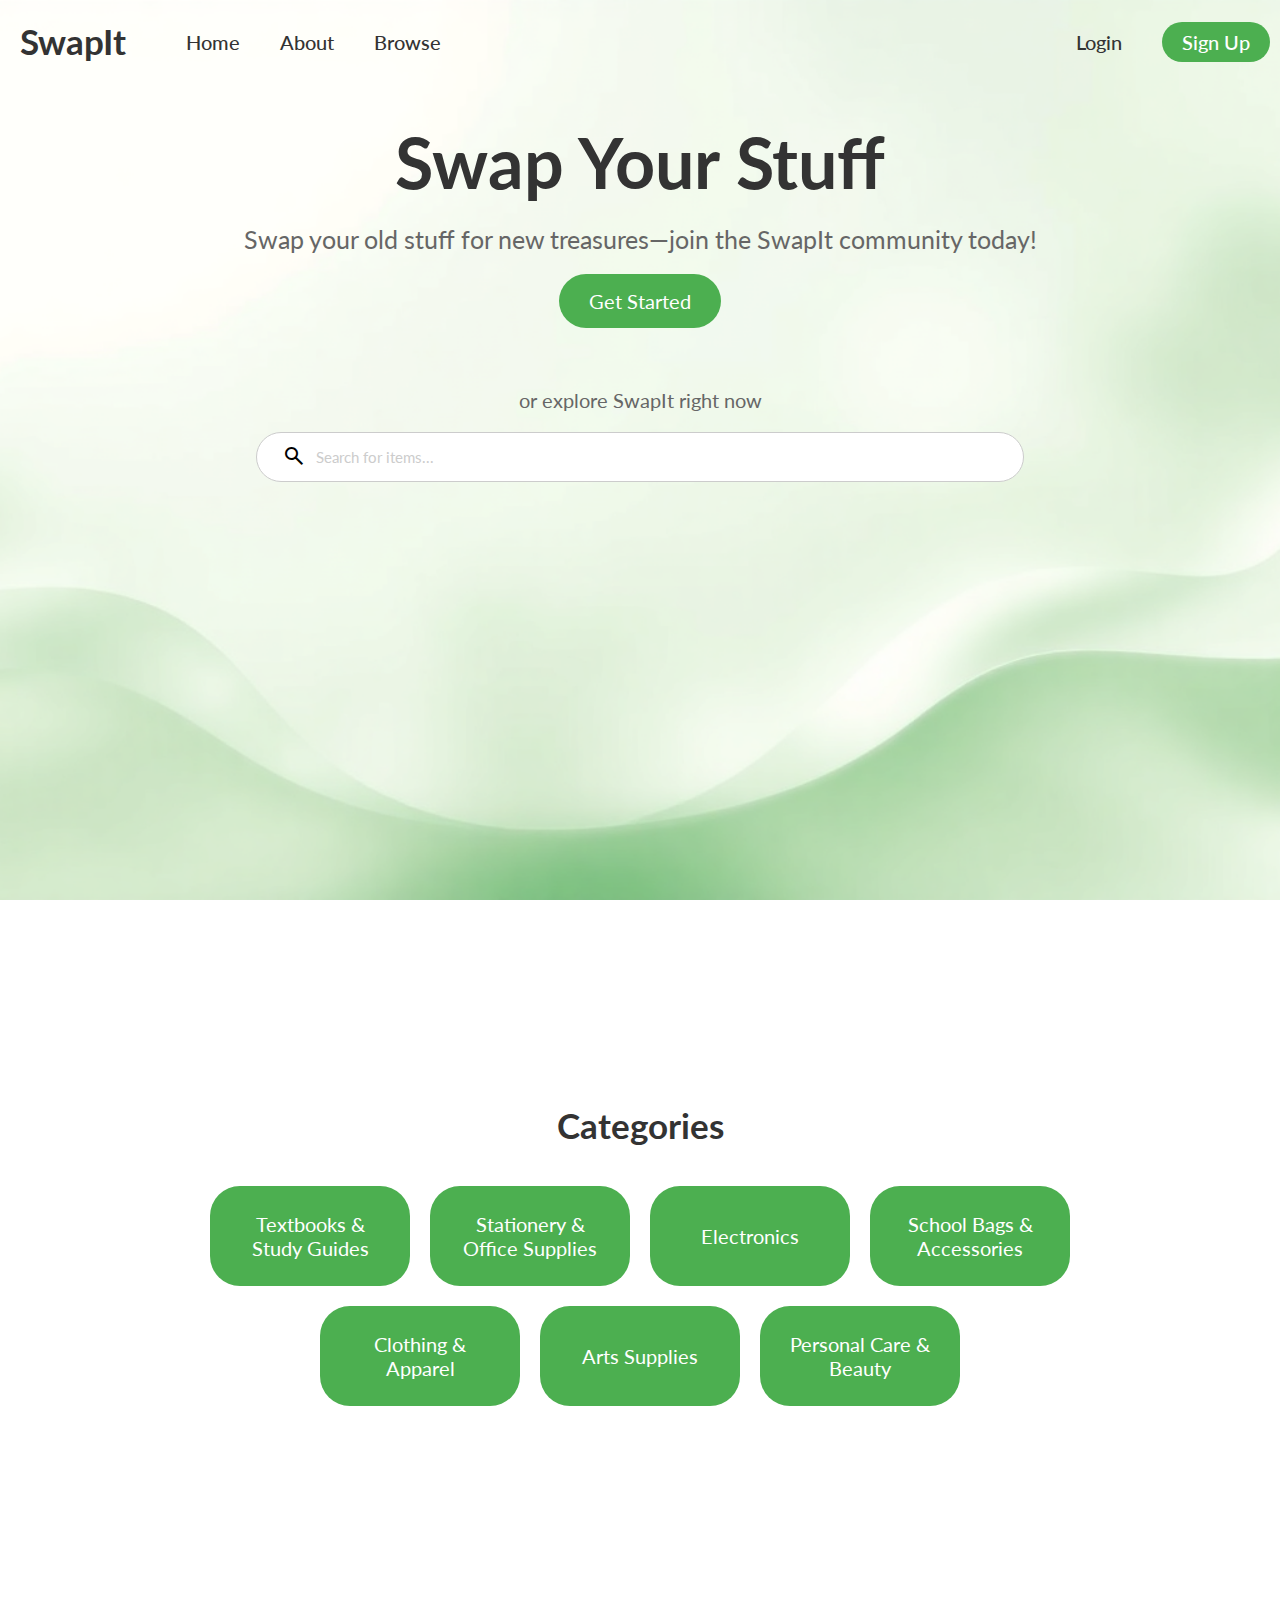
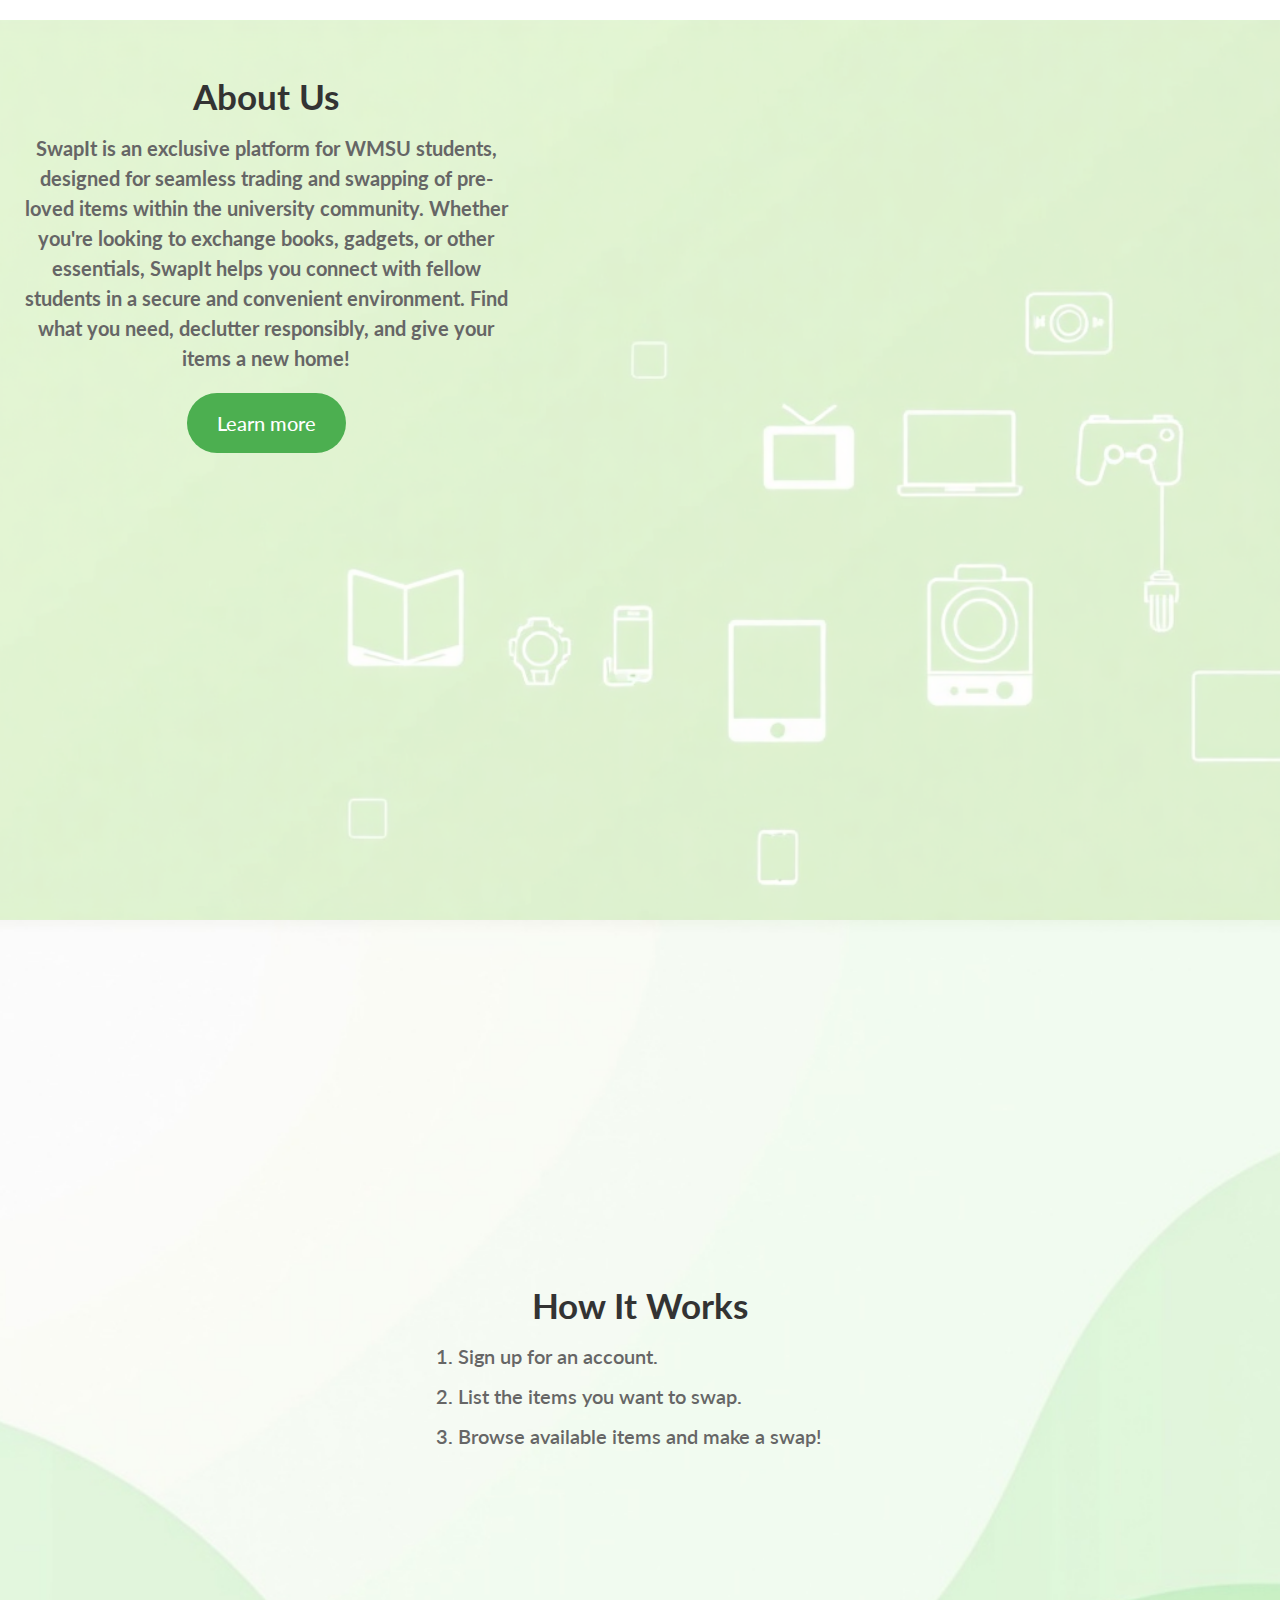
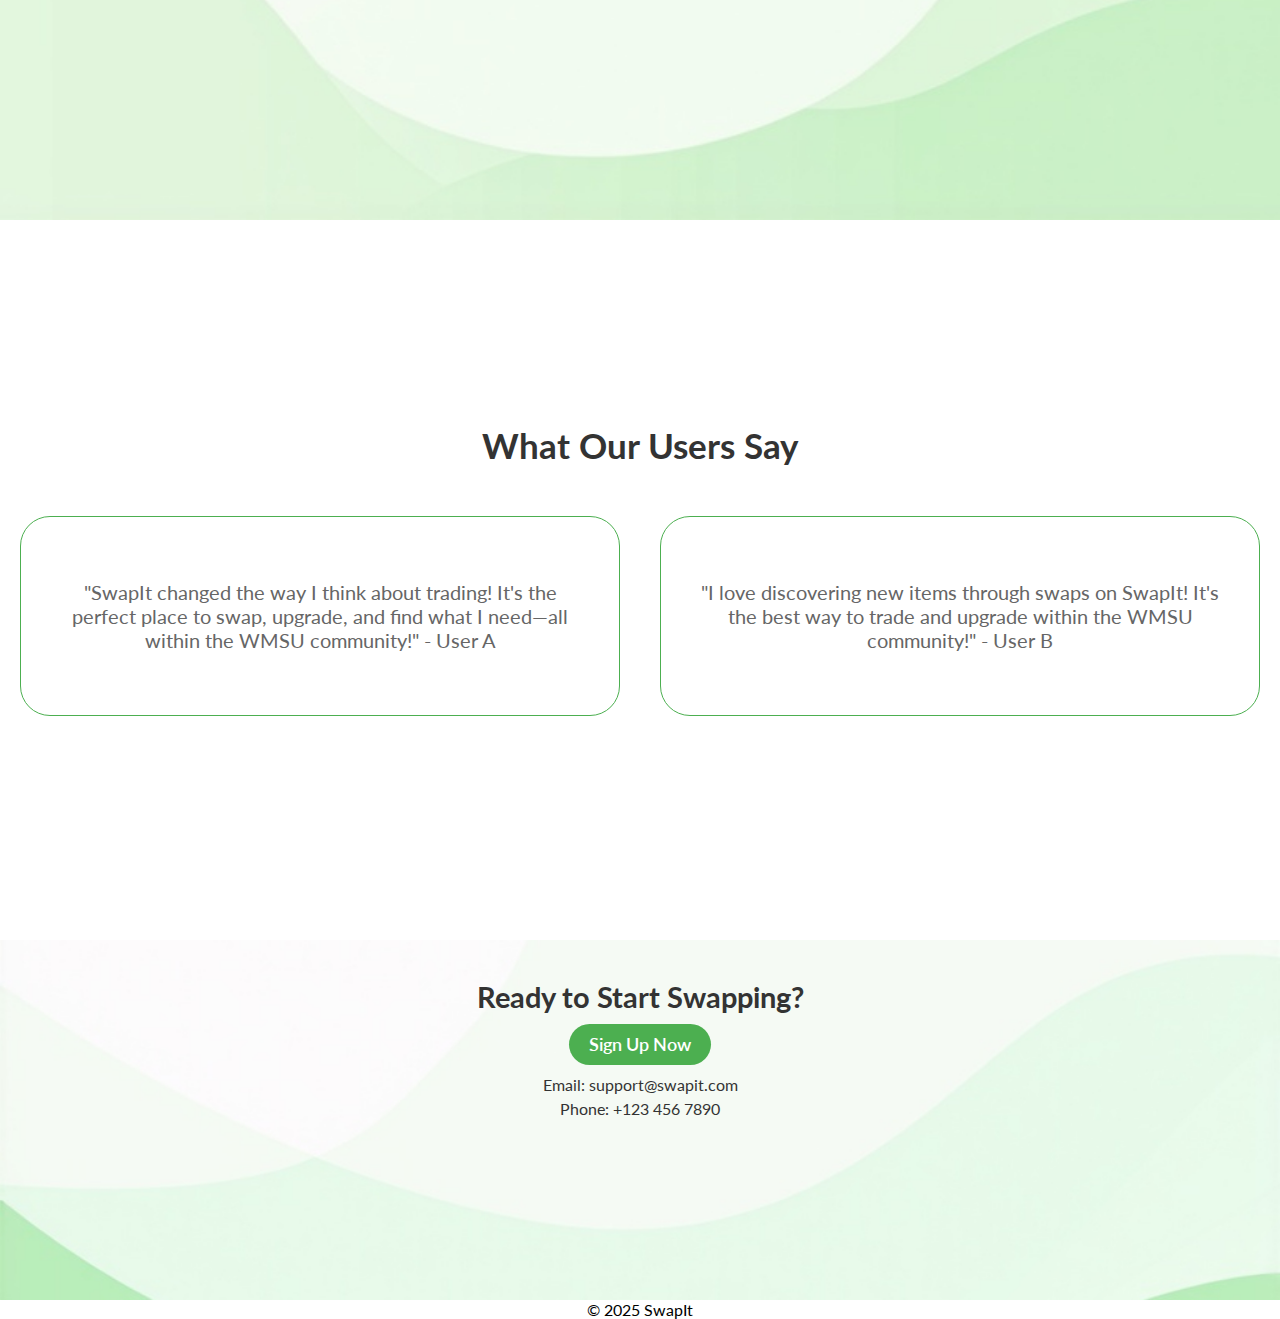
<file: index.html>
<!DOCTYPE html>
<html lang="en">
<head>
    <meta charset="UTF-8">
    <meta name="viewport" content="width=device-width, initial-scale=1.0">
    <title>SwapIt</title>
    <link rel="stylesheet" href="styles.css">
    <link rel="stylesheet" href="https://fonts.googleapis.com/css2?family=Material+Symbols+Outlined:opsz,wght,FILL,GRAD@20..48,100..700,0..1,-50..200&icon_names=search" />
    <link rel="preconnect" href="https://fonts.googleapis.com">
    <link rel="preconnect" href="https://fonts.gstatic.com" crossorigin>
    <link href="https://fonts.googleapis.com/css2?family=Lato:ital,wght@0,100;0,300;0,400;0,700;0,900;1,100;1,300;1,400;1,700;1,900&display=swap" rel="stylesheet">
</head>
<body>
    <header>
        <nav class="navbar">
            <h1>SwapIt</h1>
            <ul>
                <li><a href="">Home</a></li>
                <li><a href="#about">About</a></li>
                <li><a href="#contact">Browse</a></li>
            </ul>
            <div class="user-actions">
                <a href="login.html" class="login">Login</a>
                <a href="signup.html" class="signup">Sign Up</a>
            </div>
        </nav>
    </header>
    <main>
        <section class="intro" id="intro">
            <h2>Swap Your Stuff</h2>
            <p>Swap your old stuff for new treasures—join the SwapIt community today!</p>
            <a href="signup.html" class="get-started">Get Started</a>
            <p class="p">or explore SwapIt right now</p>
            <div class="search-bar">
                <div class="search-icon">
                    <i class="material-symbols-outlined">search</i>
                </div>
                <input type="text" placeholder="Search for items...">
            </div>
        </section>

        <section class="categories">
            <h2>Categories</h2>
            <div class="category-list">
                <div class="category-item">Textbooks & Study Guides</div>
                <div class="category-item">Stationery & Office Supplies</div>
                <div class="category-item">Electronics</div>
                <div class="category-item">School Bags & Accessories</div>
                <div class="category-item">Clothing & Apparel </div>
                <div class="category-item">Arts Supplies</div>
                <div class="category-item">Personal Care & Beauty</div>
            
            </div>
        </section>

        <section class="about" id="about">
            <div class="about-us">
                <h2>About Us</h2>
                <p>SwapIt is an exclusive platform for WMSU students, designed for seamless trading and swapping of pre-loved items within the university community. Whether you're looking to exchange books, gadgets, or other essentials, SwapIt helps you connect with fellow students in a secure and convenient environment. Find what you need, declutter responsibly, and give your items a new home!</p>
                <a href="" class="contact-us">  Learn more</a>
            </div>
        </section>

        <section class="how-it-works" id="how-it-works">
            <h2>How It Works</h2>
            <ol>
                <li>Sign up for an account.</li>
                <li>List the items you want to swap.</li>
                <li>Browse available items and make a swap!</li>
            </ol>
        </section>

        <section class="testimonials" id="testimonials">
            <h2>What Our Users Say</h2>
            <div class="testimonial-list">
                <div class="testimonial-item">"SwapIt changed the way I think about trading! It's the perfect place to swap, upgrade, and find what I need—all within the WMSU community!" - User A</div>
                <div class="testimonial-item">"I love discovering new items through swaps on SwapIt! It's the best way to trade and upgrade within the WMSU community!" - User B</div>
            </div>
        </section>

        <section class="call-to-action" id="call-to-action">
            <h2>Ready to Start Swapping?</h2>
            <a href="signup.html" class="button">Sign Up Now</a>
            <div class="contact-info">
                <a href="mailto:support@swapit.com">Email: support@swapit.com</a>
                <a href="tel:+1234567890">Phone: +123 456 7890</a>
            </div>
        </section>        
    </main>
    <footer>
        <p>&copy; 2025 SwapIt</p>
    </footer>
</body>
</html>
</file>
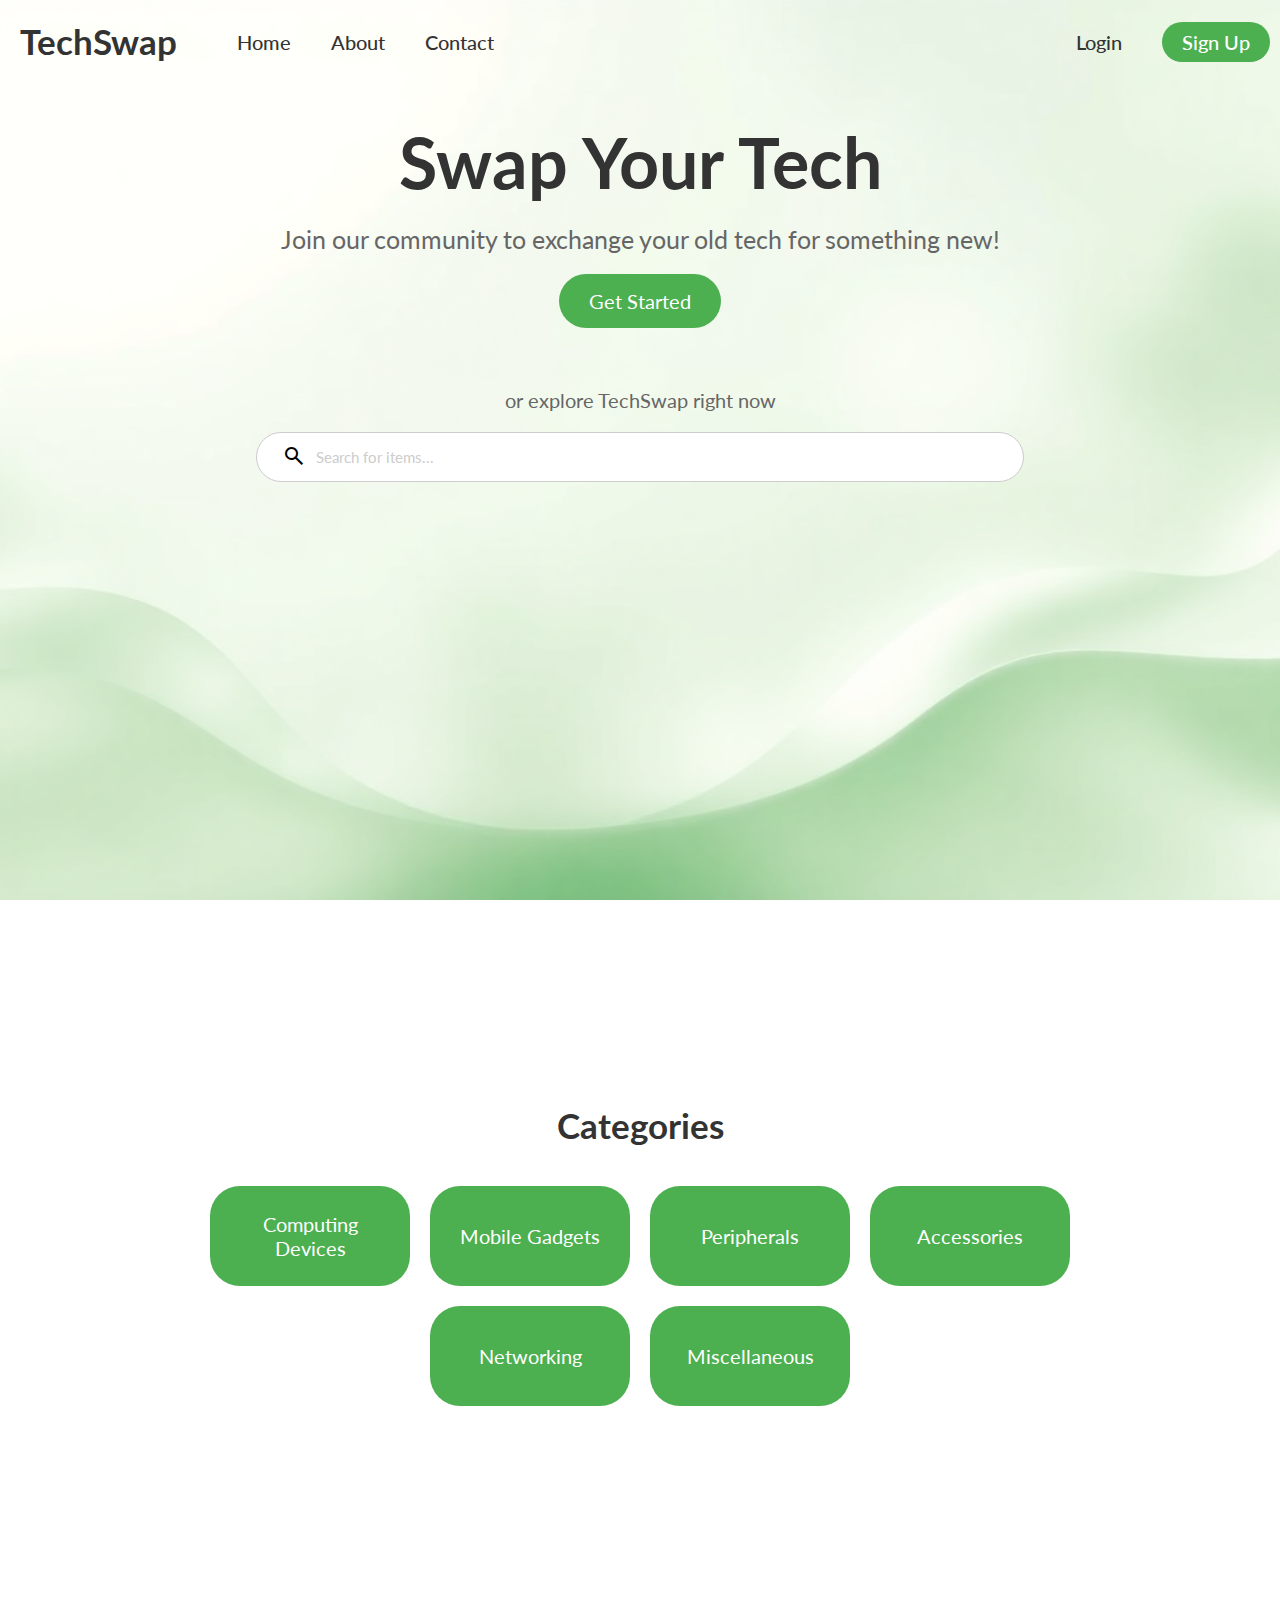
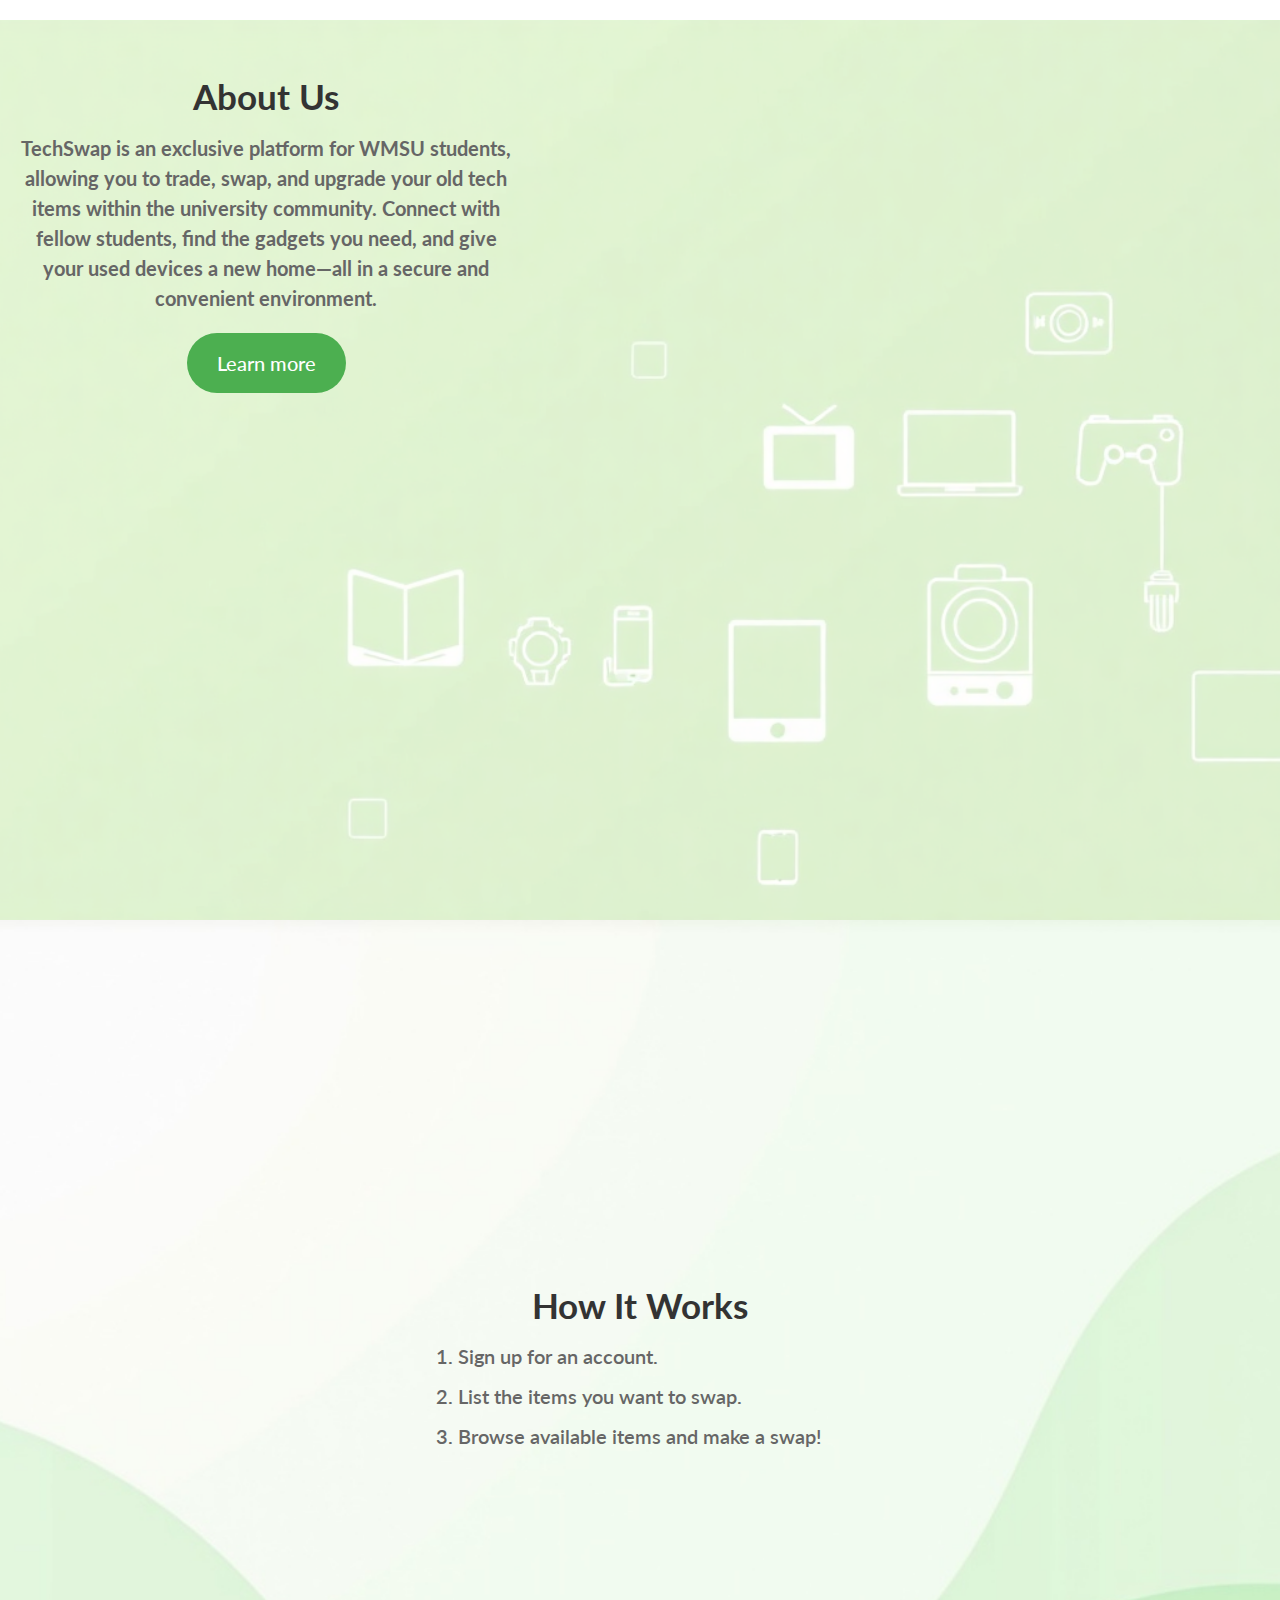
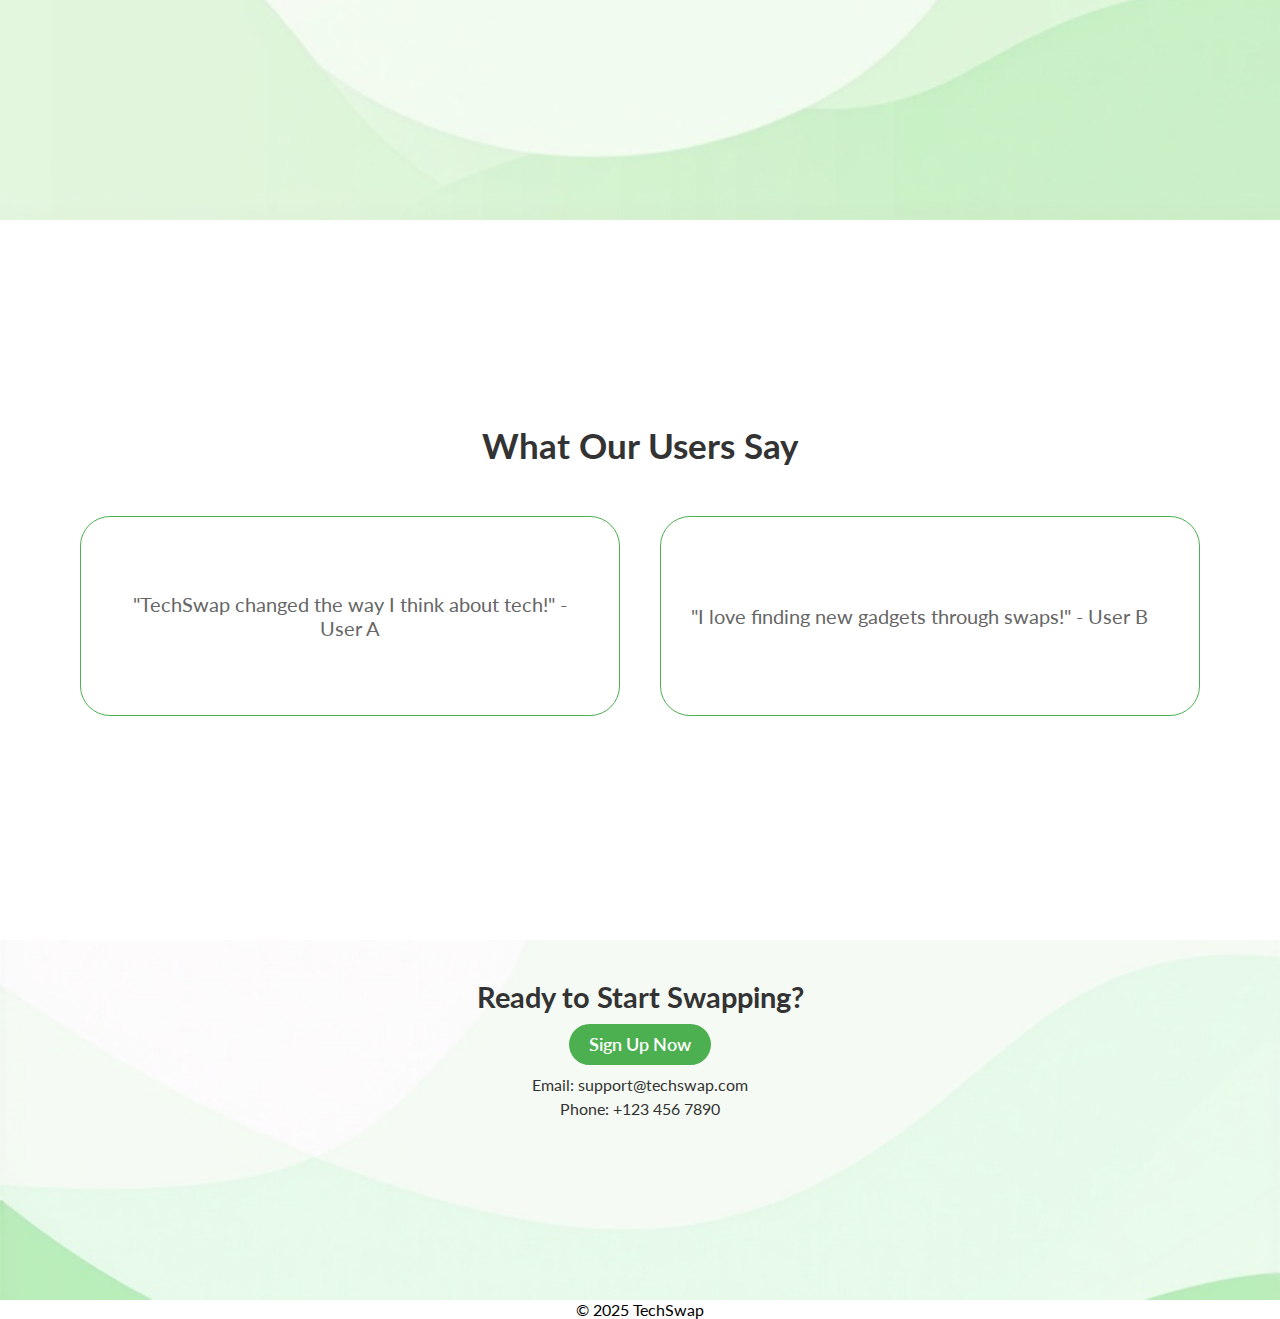
<file: landing.html>
<!DOCTYPE html>
<html lang="en">
<head>
    <meta charset="UTF-8">
    <meta name="viewport" content="width=device-width, initial-scale=1.0">
    <title>TechSwap</title>
    <link rel="stylesheet" href="styles.css">
    <link rel="stylesheet" href="https://fonts.googleapis.com/css2?family=Material+Symbols+Outlined:opsz,wght,FILL,GRAD@20..48,100..700,0..1,-50..200&icon_names=search" />
    <link rel="preconnect" href="https://fonts.googleapis.com">
    <link rel="preconnect" href="https://fonts.gstatic.com" crossorigin>
    <link href="https://fonts.googleapis.com/css2?family=Lato:ital,wght@0,100;0,300;0,400;0,700;0,900;1,100;1,300;1,400;1,700;1,900&display=swap" rel="stylesheet">
</head>
<body>
    <header>
        <nav class="navbar">
            <h1>TechSwap</h1>
            <ul>
                <li><a href="">Home</a></li>
                <li><a href="">About</a></li>
                <li><a href="">Contact</a></li>
            </ul>
            <div class="user-actions">
                <a href="" class="login">Login</a>
                <a href="" class="signup">Sign Up</a>
            </div>
        </nav>
    </header>
    <main>
        <section class="intro" id="intro">
            <h2>Swap Your Tech</h2>
            <p>Join our community to exchange your old tech for something new!</p>
            <a href="" class="get-started">Get Started</a>
            <p class="p">or explore TechSwap right now</p>
            <div class="search-bar">
                <div class="search-icon">
                    <i class="material-symbols-outlined">search</i>
                </div>
                <input type="text" placeholder="Search for items...">
            </div>
        </section>

        <section class="categories">
            <h2>Categories</h2>
            <div class="category-list">
                <div class="category-item">Computing Devices</div>
                <div class="category-item">Mobile Gadgets</div>
                <div class="category-item">Peripherals</div>
                <div class="category-item">Accessories</div>
                <div class="category-item"> Networking</div>
                <div class="category-item">Miscellaneous</div>
            </div>
        </section>

        <section class="about" id="about">
            <div class="about-us">
                <h2>About Us</h2>
                <p>TechSwap is an exclusive platform for WMSU students, allowing you to trade, swap, and upgrade your old tech items within the university community. Connect with fellow students, find the gadgets you need, and give your used devices a new home—all in a secure and convenient environment.</p>
                <a href="" class="contact-us">  Learn more</a>
            </div>
        </section>

        <section class="how-it-works" id="how-it-works">
            <h2>How It Works</h2>
            <ol>
                <li>Sign up for an account.</li>
                <li>List the items you want to swap.</li>
                <li>Browse available items and make a swap!</li>
            </ol>
        </section>

        <section class="testimonials" id="testimonials">
            <h2>What Our Users Say</h2>
            <div class="testimonial-list">
                <div class="testimonial-item">"TechSwap changed the way I think about tech!" - User A</div>
                <div class="testimonial-item">"I love finding new gadgets through swaps!" - User B</div>
            </div>
        </section>

        <section class="call-to-action" id="call-to-action">
            <h2>Ready to Start Swapping?</h2>
            <a href="signup.html" class="button">Sign Up Now</a>
            <div class="contact-info">
                <a href="mailto:support@techswap.com">Email: support@techswap.com</a>
                <a href="tel:+1234567890">Phone: +123 456 7890</a>
            </div>
        </section>        
    </main>
    <footer>
        <p>&copy; 2025 TechSwap</p>
    </footer>
</body>
</html>
</file>
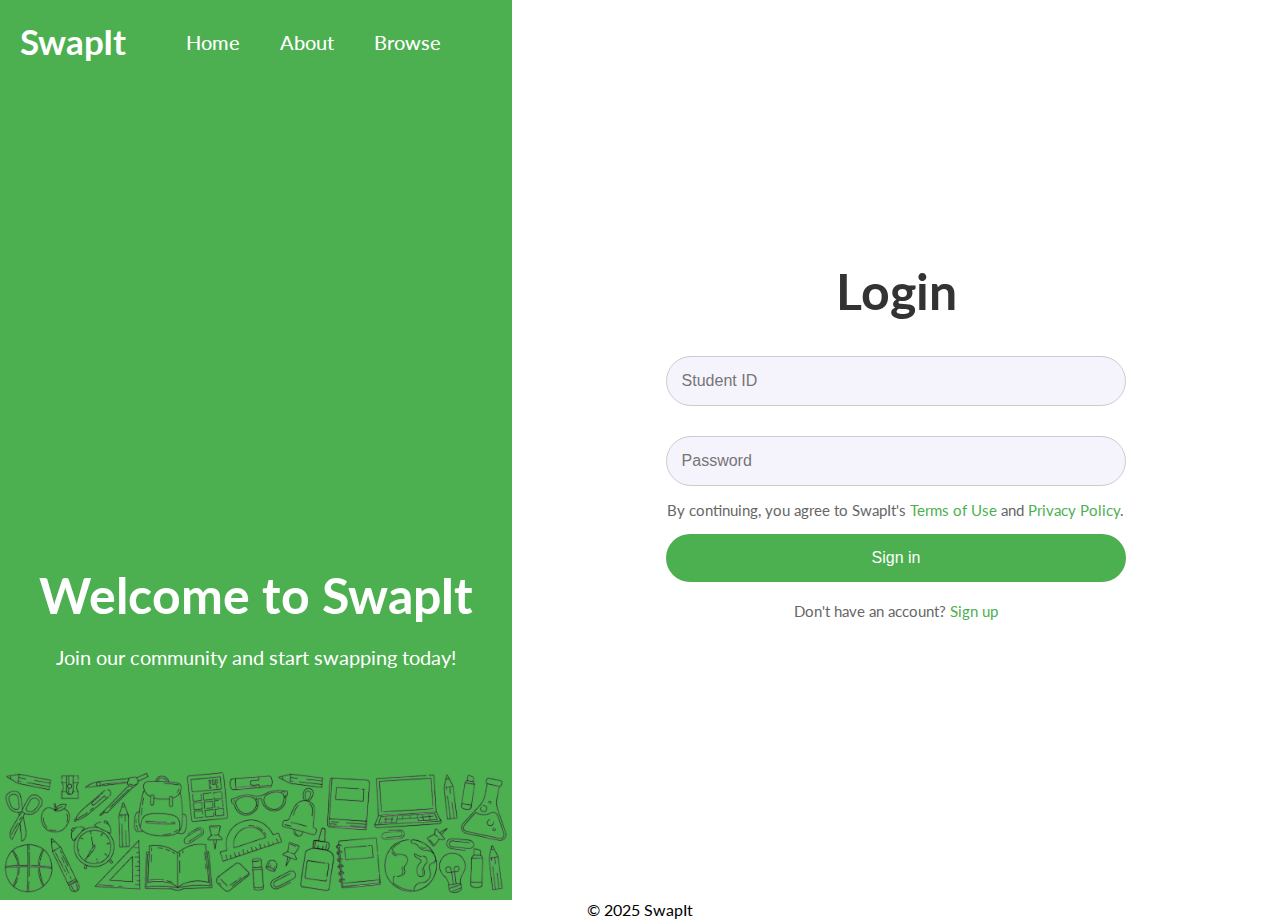
<file: login.html>
<!DOCTYPE html>
<html lang="en">
<head>
    <meta charset="UTF-8">
    <meta name="viewport" content="width=device-width, initial-scale=1.0">
    <title>Sign up | SwapIt</title>
    <link rel="stylesheet" href="signup.css">
    <link rel="stylesheet" href="https://fonts.googleapis.com/css2?family=Material+Symbols+Outlined:opsz,wght,FILL,GRAD@20..48,100..700,0..1,-50..200&icon_names=search" />
    <link rel="preconnect" href="https://fonts.googleapis.com">
    <link rel="preconnect" href="https://fonts.gstatic.com" crossorigin>
    <link href="https://fonts.googleapis.com/css2?family=Lato:ital,wght@0,100;0,300;0,400;0,700;0,900;1,100;1,300;1,400;1,700;1,900&display=swap" rel="stylesheet">
</head>
<body>
    <header>
        <nav class="navbar">
            <h1>SwapIt</h1>
            <ul>
                <li><a href="index.html">Home</a></li>
                <li><a href="#about">About</a></li>
                <li><a href="#contact">Browse</a></li>
            </ul>
        </nav>
    </header>
    <main>
        <section class="signup-page">
            <div class="left-section">
                <h1>Welcome to SwapIt</h1>
                <p>Join our community and start swapping today!</p>
                <div class="doodle">
                    <img src="vector-2-Photoroom.png" alt="SwapIt Image" class="signup-image">
                </div>
            </div>
            

            <div class="right-section">
                <h1>Login</h1>
                    <form action="" class="signup-form">
                        <input type="text" placeholder="Student ID" required>
                        <input type="password" placeholder="Password" required>
                        <p class="terms">By continuing, you agree to SwapIt's <a href="#">Terms of Use</a> and <a href="#">Privacy Policy</a>.</p>
                        <button class="join-button">Sign in</button>
                    </form>
                <p class="login-link">Don't have an account? <a href="signup.html">Sign up</a></p>
            </div>
        </section>    
    </main>
    <footer>
        <p>&copy; 2025 SwapIt</p>
    </footer>
</body>
</html>
</file>
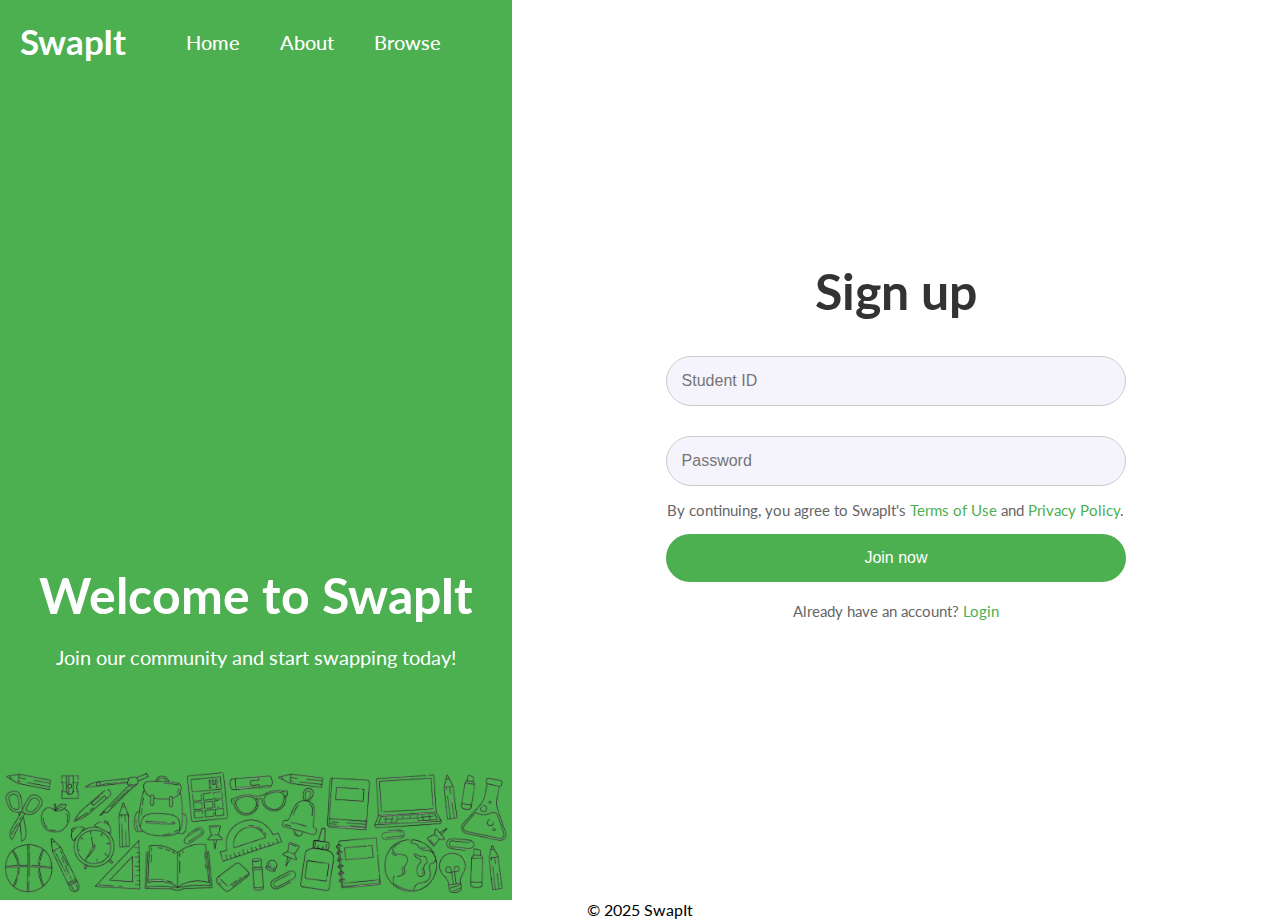
<file: signup.html>
<!DOCTYPE html>
<html lang="en">
<head>
    <meta charset="UTF-8">
    <meta name="viewport" content="width=device-width, initial-scale=1.0">
    <title>Sign up | SwapIt</title>
    <link rel="stylesheet" href="signup.css">
    <link rel="stylesheet" href="https://fonts.googleapis.com/css2?family=Material+Symbols+Outlined:opsz,wght,FILL,GRAD@20..48,100..700,0..1,-50..200&icon_names=search" />
    <link rel="preconnect" href="https://fonts.googleapis.com">
    <link rel="preconnect" href="https://fonts.gstatic.com" crossorigin>
    <link href="https://fonts.googleapis.com/css2?family=Lato:ital,wght@0,100;0,300;0,400;0,700;0,900;1,100;1,300;1,400;1,700;1,900&display=swap" rel="stylesheet">
</head>
<body>
    <header>
        <nav class="navbar">
            <h1>SwapIt</h1>
            <ul>
                <li><a href="index.html">Home</a></li>
                <li><a href="#about">About</a></li>
                <li><a href="#contact">Browse</a></li>
            </ul>
        </nav>
    </header>
    <main>
        <section class="signup-page">
            <div class="left-section">
                <h1>Welcome to SwapIt</h1>
                <p>Join our community and start swapping today!</p>
                <div class="doodle">
                    <img src="vector-2-Photoroom.png" alt="SwapIt Image" class="signup-image">
                </div>
            </div>
            

            <div class="right-section">
                <h1>Sign up</h1>
                    <form action="" class="signup-form">
                        <input type="text" placeholder="Student ID" required>
                        <input type="password" placeholder="Password" required>
                        <p class="terms">By continuing, you agree to SwapIt's <a href="#">Terms of Use</a> and <a href="#">Privacy Policy</a>.</p>
                        <button class="join-button">Join now</button>
                    </form>
                <p class="login-link">Already have an account? <a href="login.html">Login</a></p>
            </div>
        </section>    
    </main>
    <footer>
        <p>&copy; 2025 SwapIt</p>
    </footer>
</body>
</html>
</file>
<file: styles.css>
* {
    margin: 0;
    padding: 0;
    box-sizing: border-box;
}

body {
    font-family: 'Lato', sans-serif;
    background-color: #f0f0f0;
}

.navbar {
    display: flex;
    color: white;
    padding: 10px 0;
    position: absolute;
    top: 0;
    left: 0;
    width: 100%;
    background: transparent;
    z-index: 10;
}

.navbar h1 {
    padding: 10px 20px;
    font-size: 35px;
    color: #333;  
    cursor: pointer; 
}

.navbar ul {
    padding: 20px;
    list-style: none;
    display: flex;
}

.navbar ul li a {
    font-family: 'Lato', sans-serif;
    font-weight: 500;
    font-size: 20px;
    text-decoration: none;
    color: white;
    padding: 20px 20px;
    color: #333;
}

.user-actions a:not(.login) {
    display: flex;
    justify-content: center;
    align-items: center;
    font-family: 'Lato', sans-serif;
    font-weight: 500;
    font-size: 20px;
    text-decoration: none;
    padding: 20px 20px;
    color: white;
    background-color: #4CAF50;
    border-radius: 30px;
    height: 30px;
    margin: 0 10px;
}

.login {
    display: flex;
    justify-content: center;
    align-items: center;
    font-family: 'Lato', sans-serif;
    font-weight: 500;
    font-size: 20px;
    text-decoration: none;
    padding: 20px 20px;
    color: #333;
    border-radius: 30px;
    height: 30px;
    margin: 0 10px;
}

.login:hover {
    color: #4CAF50;
    text-decoration: underline;
}

.navbar ul li a:hover {
    color: #4CAF50;
    text-decoration: underline;
}

.user-actions a:hover:not(.login) {
    text-decoration: underline;
    color: white;
}

.user-actions{
    display: flex;
    justify-content: right;
    align-items: center;
    width: 100%; 
}

.intro {
    background-image: url(img-1.png);
    background-size: cover;
    background-repeat: no-repeat;
    background-position: center;
    width: 100%;
    height: 100vh;
    display: flex;
    flex-direction: column;
    align-items: center;
    padding: 120px 0;
}


.intro h2 {
    text-align: center;
    font-size: 70px;
    color: #333;
}

.intro p {
    text-align: center;
    padding: 20px;
    font-size: 25px;
    color: #666;
}

.intro .p {
    padding-bottom: 10px;
    margin-top: 40px;
    font-size: 20px;
    color: #666;

}

.get-started {
    text-decoration: none;
    border-radius: 50px;
    background-color: #4CAF50;
    color: white;
    border: none;
    padding: 15px 30px;
    font-size: 20px;
    cursor: pointer;
}

.get-started:hover {
    text-decoration: underline;
}  

.search-bar {
    background-color: white;
    display: flex;
    border-radius: 50px;
    align-items: center;
    padding: 10px 15px;
    margin-top: 10px;
    height: 50px;
    width: 60%;
    border: 1px solid #ccc;
}
.search-bar input {
    font-family: 'Lato', sans-serif;
    color: #333;
    width: 100%;
    padding-left: 10px;
    background-color: none;
    border: none;
    outline: none;
    font-size: 15px;
}

.search-bar input::placeholder {
    color: #ccc;
}

.search-icon i {
    margin-left: 10px;
}



.categories {
    background-color: white;
    height: 80vh;
    width: 100%;
    display: flex;
    flex-direction: column;
    justify-content: center;
    align-items: center;
}

.categories h2 {
    text-align: center;
    font-size: 35px;
    font-weight: 700;
    color: #333;
}

.category-list {
    display: flex;
    flex-wrap: wrap;
    justify-content: center;
    align-items: center;
    max-width: 1000px;
    margin-top: 30px;
}

.category-item {
    display: flex;
    justify-content: center;
    align-items: center;
    width: 20%;
    height: 100px;
    font-size: 20px;
    background-color: #4CAF50;
    border-radius: 30px;
    padding: 20px 30px;
    margin: 10px;
    text-align: center;
    font-size: 20px;
    color: white;
    cursor: pointer;
}

.category-item:hover {
    background-color: #4CAF50;
    text-decoration: underline;
    color: white;
}

.about {
    background-image: url(img-2.png);
    background-size: cover;
    background-repeat: no-repeat;
    background-position: center;
    width: 100%;
    height: 100vh;
    display: flex;
    flex-direction: column;
    align-items: left;
    background-color: white;
}

.about .about-us {
    display: flex;
    flex-direction: column;
    justify-content: flex-start;
    align-items: center;
    max-width: 40%;
    text-align: center;
    font-size: 20px;
    font-weight: 700;
    line-height: 1.5;
    color: #666;
    padding-top: 50px;
    padding-left: 20px;
}

.about .about-us h2 {
    font-size: 35px;
    color: #333;
    padding-bottom: 10px;
}

.about .about-us p {
    font-size: 20px;
    color: #666;
}

.contact-us {
    text-decoration: none;
    border-radius: 50px;
    background-color: #4CAF50;
    color: white;
    border: none;
    padding: 15px 30px;
    margin-top: 20px;
    font-size: 20px;
    font-weight: 500;
    cursor: pointer;
}

.contact-us:hover {
    text-decoration: underline;
}

.how-it-works {
    background-image: url(img-4.jpg);
    background-size: cover;
    background-repeat: no-repeat;
    background-position: center;
    height: 100vh;
    width: 100%;
    display: flex;
    flex-direction: column;
    justify-content: center;
    align-items: center;
}

.how-it-works h2 {
    font-size: 35px;
    color: #333;
    padding-bottom: 10px;
}

.how-it-works ol {
    font-size: 20px;
    color: #666;
    font-weight: 600;
    line-height: 2;
}

.testimonials {
    background-color: white;
    height: 80vh;
    width: 100%;
    display: flex;
    justify-content: center;
    align-items: center;
    flex-direction: column;
}

.testimonials h2 {
    text-align: center;
    font-size: 35px;
    font-weight: 700;
    color: #333;
}

.testimonial-list {
    display: flex;
    margin-top: 30px;
}

.testimonial-item {
    display: flex;
    justify-content: space-between;
    align-items: center;
    width: 70%;
    height: 200px;
    font-size: 20px;
    background-color: none;
    border: 1px solid #4CAF50;
    border-radius: 30px;
    padding: 20px 30px;
    margin: 20px;
    text-align: center;
    font-size: 20px;
    color: #666;
    cursor: pointer;
}

.testimonial-item:hover {
    background-color: #4CAF50;
    color: white;
}

.call-to-action {
    box-shadow: none;
    background-color: white;
    background-image: url(img-5.jpg);
    background-size: cover;
    background-repeat: no-repeat;
    background-position: center;
    height: 40vh;
    width: 100%;
    color: #333;
    text-align: center;
    padding: 40px 20px;
}

.call-to-action h2 {
    font-size: 1.8rem;
    margin-bottom: 20px;
    font-weight: 700;
}

.call-to-action .button {
    background-color: #4CAF50;
    color: white;
    margin: 20px;
    padding: 10px 20px;
    font-size: 1.1rem;
    text-decoration: none;
    border-radius: 50px;
    font-weight: 600;
}

.call-to-action .button:hover {
    text-decoration: underline;
    color: white;
}

.contact-info {
    margin-top: 20px;
}

.contact-info a {
    display: block;
    font-size: 1rem;
    color: #333;
    text-decoration: none;
    margin: 5px 0;
}

.contact-info a:hover {
    text-decoration: underline;
    color: #4CAF50;
}

footer{
    display: flex;
    justify-content: center;
    background-color: white;
}  



@media screen and (max-width: 768px) {
    .about .about-us {
      max-width: 100% !important;
      padding: 10px;
    }
  }
</file>
<file: signup.css>
* {
    margin: 0;
    padding: 0;
    box-sizing: border-box;
}

body {
    font-family: 'Lato', sans-serif;
    background-color: #f0f0f0;
}

.navbar {
    display: flex;
    color: white;
    padding: 10px 0;
    position: absolute;
    top: 0;
    left: 0;
    width: 100%;
    background: transparent;
    z-index: 10;
}

.navbar h1 {
    padding: 10px 20px;
    font-size: 35px;
    color: white;  
    cursor: pointer; 
}

.navbar ul {
    padding: 20px;
    list-style: none;
    display: flex;
}

.navbar ul li a {
    font-family: 'Lato', sans-serif;
    font-weight: 500;
    font-size: 20px;
    text-decoration: none;
    color: white;
    padding: 20px 20px;
}

.navbar ul li a:hover {
    text-decoration: underline;
}


.signup-page {
    display: flex;
    justify-content: center;
    align-items: center;
    height: 100vh;
    background-color: #f0f0f0;
}

.left-section {
    background-color: #4CAF50;
    display: flex;
    flex-direction: column;
    justify-content: flex-end;
    align-items: center;
    width: 40%;
    height: 100vh;
    overflow: hidden;
}

.left-section h1 {
    color: white;
    font-size: 50px;
    margin-bottom: 20px;
}

.left-section p{
    color: white;
    font-size: 20px;
    text-align: center;
    margin-bottom: 100px;
}

.right-section {
    background-color: #fff;
    display: flex;
    flex-direction: column;
    justify-content: center;
    align-items: center;
    width: 60%;
    height: 100vh;
}

.right-section h1 {
    color: #333;
    font-size: 50px;
    margin-bottom: 20px;
}

.right-section p {
    color: #666;
    font-size: 15px;
    text-align: center;
    margin: 20px 0;
}

.right-section form {
    display: flex;
    flex-direction: column;
    width: 60%;
}

.right-section form input {
    width: 100%;
    padding: 15px;
    margin: 15px 0;
    border: 1px solid #ccc;
    border-radius: 30px;
    font-size: 16px;
    background-color: #f5f4fc;
}

.right-section form input:focus {
    border-color: #4CAF50;
    outline: none;
}

.right-section form input:hover {
    border-color: #4CAF50;
}

.right-section form button {
    width: 100%;
    padding: 15px;
    margin-top: 15px;
    background-color: #4CAF50;
    color: white;
    border: none;
    border-radius: 30px;
    font-size: 16px;
    cursor: pointer;
}

.right-section form button:hover {
    background-color: #45a049;
}

form a, .login-link a {
    text-decoration: none;
    color: #4CAF50;
    font-size: 15px;
    margin-top: 10px;
}

.signup-form .terms {
    margin: 0;

}

footer{
    text-align: center;
    background-color: white;
}

.signup-image{
    position: relative;
    width: 100%;
    height: auto;
    object-fit: cover;

}
</file>
